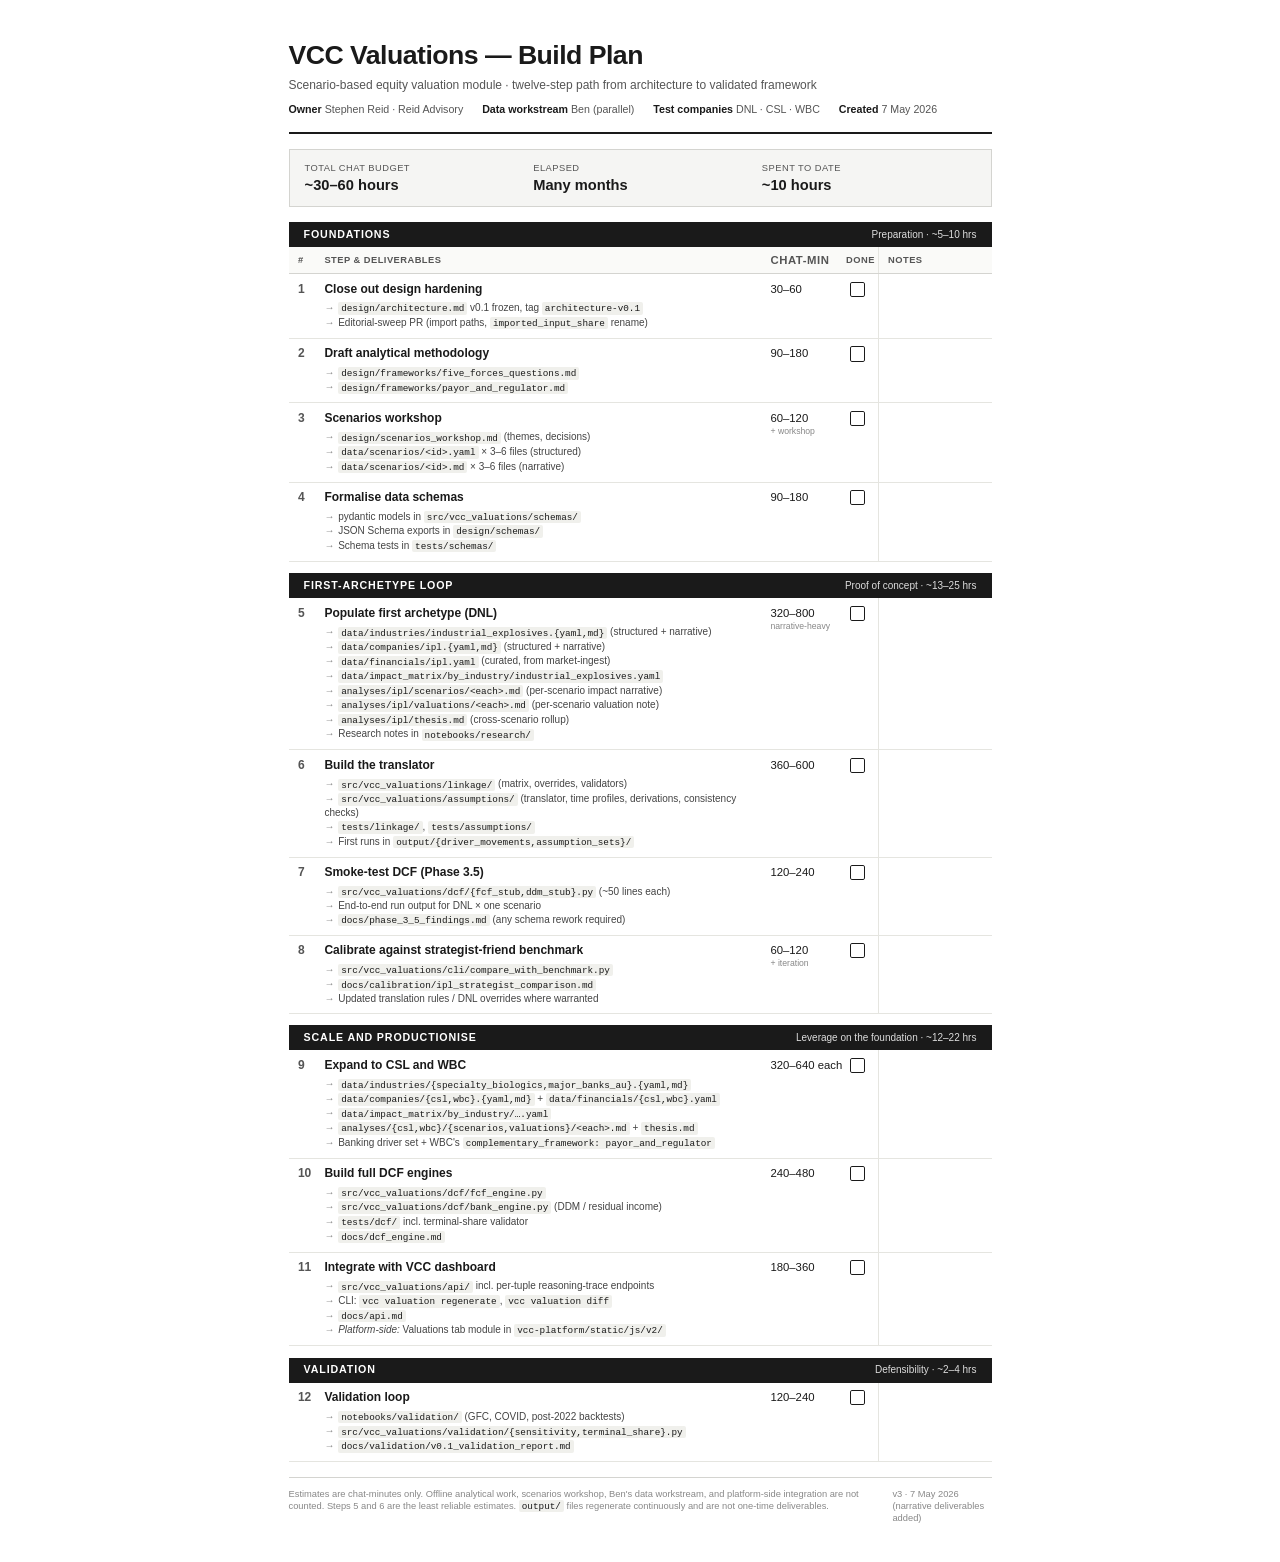
<file: design/build_plan.html>
<!DOCTYPE html>
<html lang="en">
<head>
<meta charset="utf-8">
<title>VCC Valuations — Build Plan</title>
<style>
  @page {
    size: A4 portrait;
    margin: 10mm 12mm;
  }
  * { box-sizing: border-box; }
  html, body { margin: 0; padding: 0; }
  body {
    font-family: -apple-system, BlinkMacSystemFont, "Segoe UI", Roboto, "Helvetica Neue", Arial, sans-serif;
    color: #1a1a1a;
    line-height: 1.3;
    font-size: 9pt;
    background: white;
  }
  .container { padding: 10mm 12mm; max-width: 210mm; margin: 0 auto; }
  @media print { .container { padding: 0; } }
  header {
    border-bottom: 2pt solid #1a1a1a;
    padding-bottom: 4mm;
    margin-bottom: 4mm;
  }
  h1 {
    font-size: 20pt;
    margin: 0 0 1.5mm 0;
    letter-spacing: -0.02em;
  }
  .subtitle {
    font-size: 9pt;
    color: #555;
    margin: 0;
  }
  .meta {
    margin-top: 2.5mm;
    font-size: 8pt;
    color: #555;
    display: flex;
    gap: 5mm;
    flex-wrap: wrap;
  }
  .meta strong { color: #1a1a1a; }
  .totals {
    background: #f5f5f3;
    border: 1pt solid #d4d4d0;
    padding: 3mm 4mm;
    margin-bottom: 4mm;
  }
  .totals-grid {
    display: grid;
    grid-template-columns: 1fr 1fr 1fr;
    gap: 4mm;
  }
  .totals-cell .label {
    font-size: 7pt;
    color: #555;
    text-transform: uppercase;
    letter-spacing: 0.05em;
    margin-bottom: 0.5mm;
  }
  .totals-cell .value {
    font-size: 11pt;
    font-weight: 600;
  }
  .phase-row {
    background: #1a1a1a;
    color: white;
    padding: 1.5mm 4mm;
    font-size: 8pt;
    font-weight: 600;
    text-transform: uppercase;
    letter-spacing: 0.08em;
    margin-top: 3mm;
    margin-bottom: 0;
    display: flex;
    justify-content: space-between;
    align-items: baseline;
  }
  .phase-row .phase-summary {
    font-weight: 400;
    text-transform: none;
    letter-spacing: 0;
    font-size: 7.5pt;
    opacity: 0.85;
  }
  table {
    width: 100%;
    border-collapse: collapse;
    margin-bottom: 0;
    table-layout: fixed;
  }
  thead th {
    text-align: left;
    font-size: 7pt;
    font-weight: 600;
    color: #555;
    text-transform: uppercase;
    letter-spacing: 0.05em;
    padding: 1.5mm 2.5mm;
    border-bottom: 1pt solid #d4d4d0;
    background: #fafaf8;
  }
  tbody td {
    padding: 2mm 2.5mm;
    border-bottom: 0.5pt solid #e5e5e0;
    vertical-align: top;
    font-size: 9pt;
  }
  .col-num { width: 7mm; font-weight: 600; color: #555; }
  .col-step .step-name { font-weight: 600; margin-bottom: 1mm; font-size: 9pt; }
  .col-step .deliverables {
    font-size: 7.5pt;
    color: #444;
    line-height: 1.35;
  }
  .col-step .deliverables .arrow {
    color: #888;
    margin-right: 1mm;
  }
  code {
    font-family: "SF Mono", Menlo, Consolas, "Liberation Mono", monospace;
    font-size: 7pt;
    background: #f0f0ec;
    padding: 0.2mm 0.8mm;
    border-radius: 0.5mm;
    color: #1a1a1a;
  }
  .col-time {
    width: 20mm;
    white-space: nowrap;
    font-variant-numeric: tabular-nums;
    font-size: 8.5pt;
  }
  .col-time .time-tail { font-size: 6.5pt; color: #888; display: block; }
  .col-done { width: 11mm; text-align: center; }
  .checkbox {
    display: inline-block;
    width: 4mm;
    height: 4mm;
    border: 1pt solid #1a1a1a;
    border-radius: 0.5mm;
    background: white;
  }
  .col-notes { width: 30mm; border-left: 0.5pt solid #e5e5e0; }
  footer {
    margin-top: 4mm;
    padding-top: 2.5mm;
    border-top: 1pt solid #d4d4d0;
    font-size: 7pt;
    color: #888;
    display: flex;
    justify-content: space-between;
    gap: 8mm;
  }
</style>
</head>
<body>
<div class="container">

<header>
  <h1>VCC Valuations &mdash; Build Plan</h1>
  <p class="subtitle">Scenario-based equity valuation module &middot; twelve-step path from architecture to validated framework</p>
  <div class="meta">
    <span><strong>Owner</strong> Stephen Reid &middot; Reid Advisory</span>
    <span><strong>Data workstream</strong> Ben (parallel)</span>
    <span><strong>Test companies</strong> DNL &middot; CSL &middot; WBC</span>
    <span><strong>Created</strong> 7 May 2026</span>
  </div>
</header>

<div class="totals">
  <div class="totals-grid">
    <div class="totals-cell">
      <div class="label">Total chat budget</div>
      <div class="value">~30&ndash;60 hours</div>
    </div>
    <div class="totals-cell">
      <div class="label">Elapsed</div>
      <div class="value">Many months</div>
    </div>
    <div class="totals-cell">
      <div class="label">Spent to date</div>
      <div class="value">~10 hours</div>
    </div>
  </div>
</div>

<div class="phase-row"><span>Foundations</span><span class="phase-summary">Preparation &middot; ~5&ndash;10 hrs</span></div>
<table>
  <thead>
    <tr>
      <th class="col-num">#</th>
      <th class="col-step">Step &amp; deliverables</th>
      <th class="col-time">Chat-min</th>
      <th class="col-done">Done</th>
      <th class="col-notes">Notes</th>
    </tr>
  </thead>
  <tbody>
    <tr>
      <td class="col-num">1</td>
      <td class="col-step">
        <div class="step-name">Close out design hardening</div>
        <div class="deliverables">
          <span class="arrow">&rarr;</span><code>design/architecture.md</code> v0.1 frozen, tag <code>architecture-v0.1</code><br>
          <span class="arrow">&rarr;</span>Editorial-sweep PR (import paths, <code>imported_input_share</code> rename)
        </div>
      </td>
      <td class="col-time">30&ndash;60</td>
      <td class="col-done"><span class="checkbox"></span></td>
      <td class="col-notes"></td>
    </tr>
    <tr>
      <td class="col-num">2</td>
      <td class="col-step">
        <div class="step-name">Draft analytical methodology</div>
        <div class="deliverables">
          <span class="arrow">&rarr;</span><code>design/frameworks/five_forces_questions.md</code><br>
          <span class="arrow">&rarr;</span><code>design/frameworks/payor_and_regulator.md</code>
        </div>
      </td>
      <td class="col-time">90&ndash;180</td>
      <td class="col-done"><span class="checkbox"></span></td>
      <td class="col-notes"></td>
    </tr>
    <tr>
      <td class="col-num">3</td>
      <td class="col-step">
        <div class="step-name">Scenarios workshop</div>
        <div class="deliverables">
          <span class="arrow">&rarr;</span><code>design/scenarios_workshop.md</code> (themes, decisions)<br>
          <span class="arrow">&rarr;</span><code>data/scenarios/&lt;id&gt;.yaml</code> &times; 3&ndash;6 files (structured)<br>
          <span class="arrow">&rarr;</span><code>data/scenarios/&lt;id&gt;.md</code> &times; 3&ndash;6 files (narrative)
        </div>
      </td>
      <td class="col-time">60&ndash;120<span class="time-tail">+ workshop</span></td>
      <td class="col-done"><span class="checkbox"></span></td>
      <td class="col-notes"></td>
    </tr>
    <tr>
      <td class="col-num">4</td>
      <td class="col-step">
        <div class="step-name">Formalise data schemas</div>
        <div class="deliverables">
          <span class="arrow">&rarr;</span>pydantic models in <code>src/vcc_valuations/schemas/</code><br>
          <span class="arrow">&rarr;</span>JSON Schema exports in <code>design/schemas/</code><br>
          <span class="arrow">&rarr;</span>Schema tests in <code>tests/schemas/</code>
        </div>
      </td>
      <td class="col-time">90&ndash;180</td>
      <td class="col-done"><span class="checkbox"></span></td>
      <td class="col-notes"></td>
    </tr>
  </tbody>
</table>

<div class="phase-row"><span>First-archetype loop</span><span class="phase-summary">Proof of concept &middot; ~13&ndash;25 hrs</span></div>
<table>
  <tbody>
    <tr>
      <td class="col-num">5</td>
      <td class="col-step">
        <div class="step-name">Populate first archetype (DNL)</div>
        <div class="deliverables">
          <span class="arrow">&rarr;</span><code>data/industries/industrial_explosives.{yaml,md}</code> (structured + narrative)<br>
          <span class="arrow">&rarr;</span><code>data/companies/ipl.{yaml,md}</code> (structured + narrative)<br>
          <span class="arrow">&rarr;</span><code>data/financials/ipl.yaml</code> (curated, from market-ingest)<br>
          <span class="arrow">&rarr;</span><code>data/impact_matrix/by_industry/industrial_explosives.yaml</code><br>
          <span class="arrow">&rarr;</span><code>analyses/ipl/scenarios/&lt;each&gt;.md</code> (per-scenario impact narrative)<br>
          <span class="arrow">&rarr;</span><code>analyses/ipl/valuations/&lt;each&gt;.md</code> (per-scenario valuation note)<br>
          <span class="arrow">&rarr;</span><code>analyses/ipl/thesis.md</code> (cross-scenario rollup)<br>
          <span class="arrow">&rarr;</span>Research notes in <code>notebooks/research/</code>
        </div>
      </td>
      <td class="col-time">320&ndash;800<span class="time-tail">narrative-heavy</span></td>
      <td class="col-done"><span class="checkbox"></span></td>
      <td class="col-notes"></td>
    </tr>
    <tr>
      <td class="col-num">6</td>
      <td class="col-step">
        <div class="step-name">Build the translator</div>
        <div class="deliverables">
          <span class="arrow">&rarr;</span><code>src/vcc_valuations/linkage/</code> (matrix, overrides, validators)<br>
          <span class="arrow">&rarr;</span><code>src/vcc_valuations/assumptions/</code> (translator, time profiles, derivations, consistency checks)<br>
          <span class="arrow">&rarr;</span><code>tests/linkage/</code>, <code>tests/assumptions/</code><br>
          <span class="arrow">&rarr;</span>First runs in <code>output/{driver_movements,assumption_sets}/</code>
        </div>
      </td>
      <td class="col-time">360&ndash;600</td>
      <td class="col-done"><span class="checkbox"></span></td>
      <td class="col-notes"></td>
    </tr>
    <tr>
      <td class="col-num">7</td>
      <td class="col-step">
        <div class="step-name">Smoke-test DCF (Phase 3.5)</div>
        <div class="deliverables">
          <span class="arrow">&rarr;</span><code>src/vcc_valuations/dcf/{fcf_stub,ddm_stub}.py</code> (~50 lines each)<br>
          <span class="arrow">&rarr;</span>End-to-end run output for DNL &times; one scenario<br>
          <span class="arrow">&rarr;</span><code>docs/phase_3_5_findings.md</code> (any schema rework required)
        </div>
      </td>
      <td class="col-time">120&ndash;240</td>
      <td class="col-done"><span class="checkbox"></span></td>
      <td class="col-notes"></td>
    </tr>
    <tr>
      <td class="col-num">8</td>
      <td class="col-step">
        <div class="step-name">Calibrate against strategist-friend benchmark</div>
        <div class="deliverables">
          <span class="arrow">&rarr;</span><code>src/vcc_valuations/cli/compare_with_benchmark.py</code><br>
          <span class="arrow">&rarr;</span><code>docs/calibration/ipl_strategist_comparison.md</code><br>
          <span class="arrow">&rarr;</span>Updated translation rules / DNL overrides where warranted
        </div>
      </td>
      <td class="col-time">60&ndash;120<span class="time-tail">+ iteration</span></td>
      <td class="col-done"><span class="checkbox"></span></td>
      <td class="col-notes"></td>
    </tr>
  </tbody>
</table>

<div class="phase-row"><span>Scale and productionise</span><span class="phase-summary">Leverage on the foundation &middot; ~12&ndash;22 hrs</span></div>
<table>
  <tbody>
    <tr>
      <td class="col-num">9</td>
      <td class="col-step">
        <div class="step-name">Expand to CSL and WBC</div>
        <div class="deliverables">
          <span class="arrow">&rarr;</span><code>data/industries/{specialty_biologics,major_banks_au}.{yaml,md}</code><br>
          <span class="arrow">&rarr;</span><code>data/companies/{csl,wbc}.{yaml,md}</code> + <code>data/financials/{csl,wbc}.yaml</code><br>
          <span class="arrow">&rarr;</span><code>data/impact_matrix/by_industry/&hellip;.yaml</code><br>
          <span class="arrow">&rarr;</span><code>analyses/{csl,wbc}/{scenarios,valuations}/&lt;each&gt;.md</code> + <code>thesis.md</code><br>
          <span class="arrow">&rarr;</span>Banking driver set + WBC's <code>complementary_framework: payor_and_regulator</code>
        </div>
      </td>
      <td class="col-time">320&ndash;640 each</td>
      <td class="col-done"><span class="checkbox"></span></td>
      <td class="col-notes"></td>
    </tr>
    <tr>
      <td class="col-num">10</td>
      <td class="col-step">
        <div class="step-name">Build full DCF engines</div>
        <div class="deliverables">
          <span class="arrow">&rarr;</span><code>src/vcc_valuations/dcf/fcf_engine.py</code><br>
          <span class="arrow">&rarr;</span><code>src/vcc_valuations/dcf/bank_engine.py</code> (DDM / residual income)<br>
          <span class="arrow">&rarr;</span><code>tests/dcf/</code> incl. terminal-share validator<br>
          <span class="arrow">&rarr;</span><code>docs/dcf_engine.md</code>
        </div>
      </td>
      <td class="col-time">240&ndash;480</td>
      <td class="col-done"><span class="checkbox"></span></td>
      <td class="col-notes"></td>
    </tr>
    <tr>
      <td class="col-num">11</td>
      <td class="col-step">
        <div class="step-name">Integrate with VCC dashboard</div>
        <div class="deliverables">
          <span class="arrow">&rarr;</span><code>src/vcc_valuations/api/</code> incl. per-tuple reasoning-trace endpoints<br>
          <span class="arrow">&rarr;</span>CLI: <code>vcc valuation regenerate</code>, <code>vcc valuation diff</code><br>
          <span class="arrow">&rarr;</span><code>docs/api.md</code><br>
          <span class="arrow">&rarr;</span><em>Platform-side:</em> Valuations tab module in <code>vcc-platform/static/js/v2/</code>
        </div>
      </td>
      <td class="col-time">180&ndash;360</td>
      <td class="col-done"><span class="checkbox"></span></td>
      <td class="col-notes"></td>
    </tr>
  </tbody>
</table>

<div class="phase-row"><span>Validation</span><span class="phase-summary">Defensibility &middot; ~2&ndash;4 hrs</span></div>
<table>
  <tbody>
    <tr>
      <td class="col-num">12</td>
      <td class="col-step">
        <div class="step-name">Validation loop</div>
        <div class="deliverables">
          <span class="arrow">&rarr;</span><code>notebooks/validation/</code> (GFC, COVID, post-2022 backtests)<br>
          <span class="arrow">&rarr;</span><code>src/vcc_valuations/validation/{sensitivity,terminal_share}.py</code><br>
          <span class="arrow">&rarr;</span><code>docs/validation/v0.1_validation_report.md</code>
        </div>
      </td>
      <td class="col-time">120&ndash;240</td>
      <td class="col-done"><span class="checkbox"></span></td>
      <td class="col-notes"></td>
    </tr>
  </tbody>
</table>

<footer>
  <span>Estimates are chat-minutes only. Offline analytical work, scenarios workshop, Ben's data workstream, and platform-side integration are not counted. Steps 5 and 6 are the least reliable estimates. <code>output/</code> files regenerate continuously and are not one-time deliverables.</span>
  <span>v3 &middot; 7 May 2026 (narrative deliverables added)</span>
</footer>

</div>
</body>
</html>
</file>
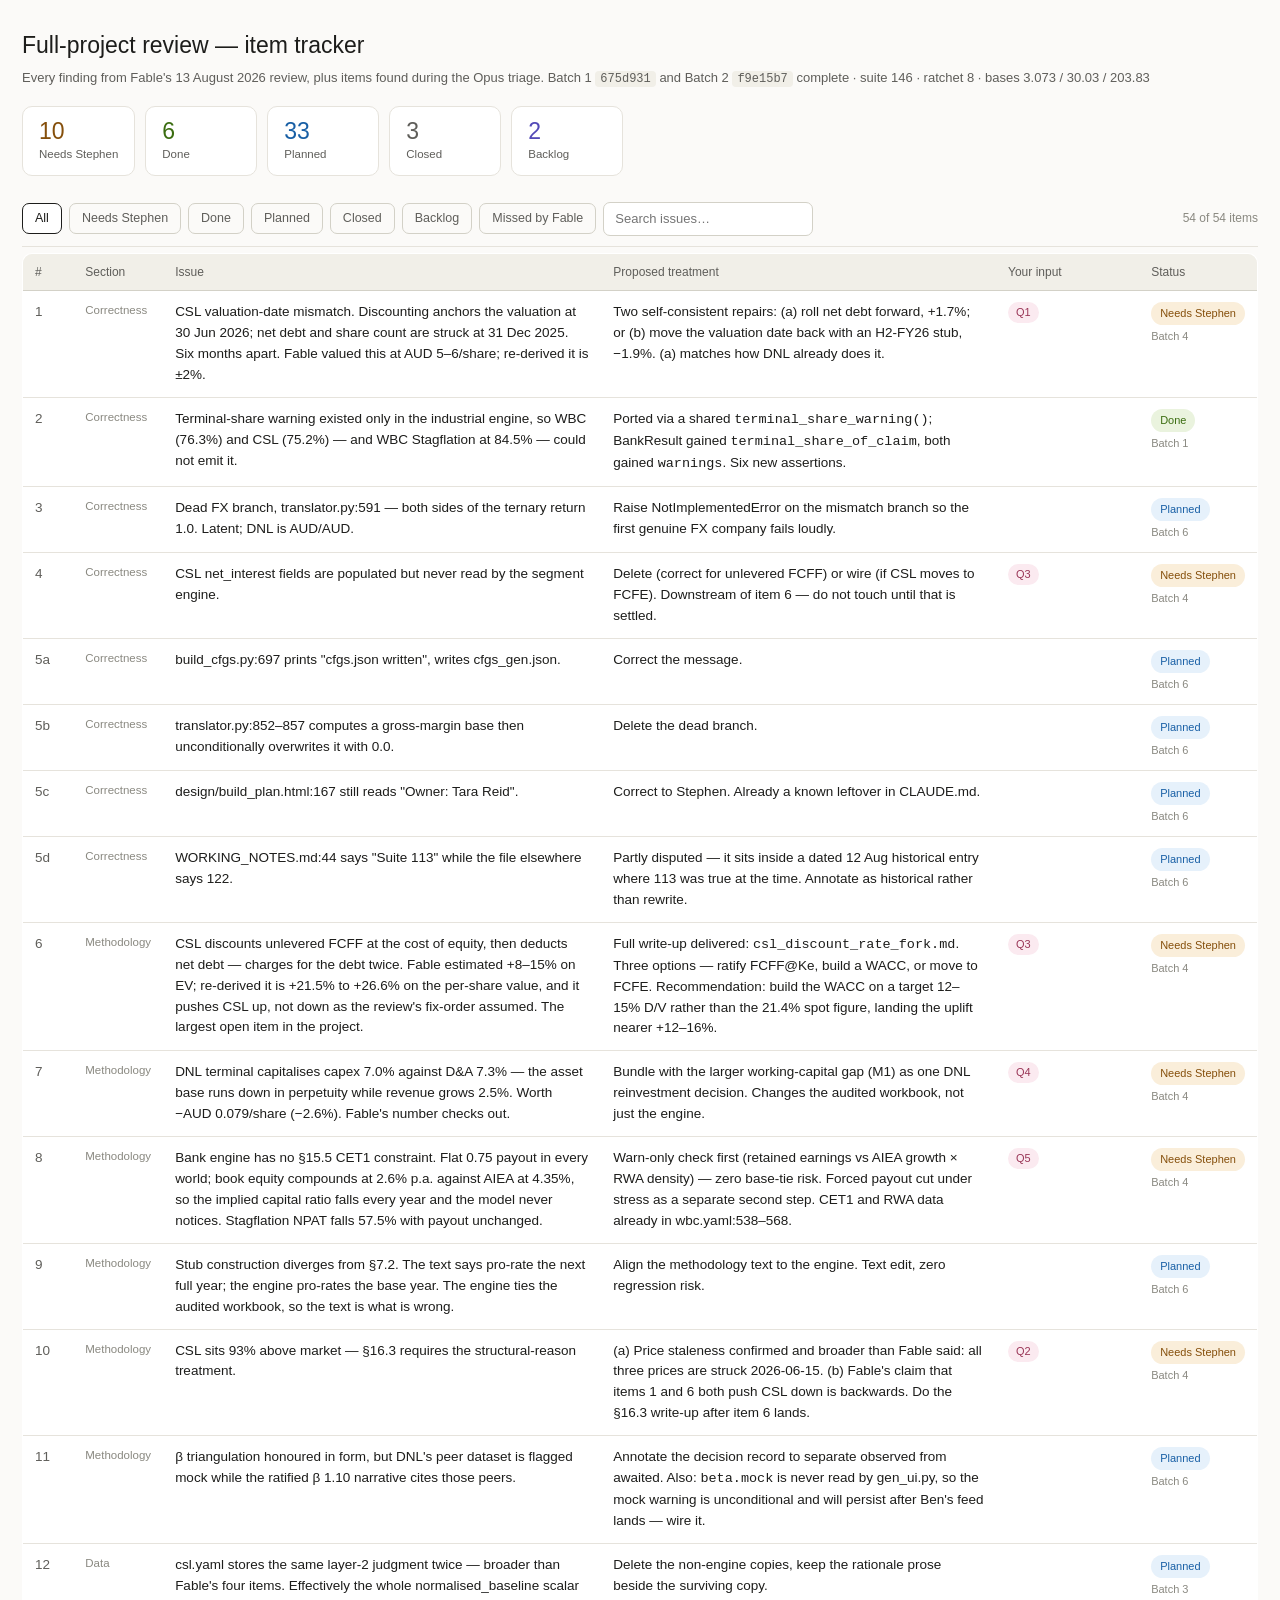
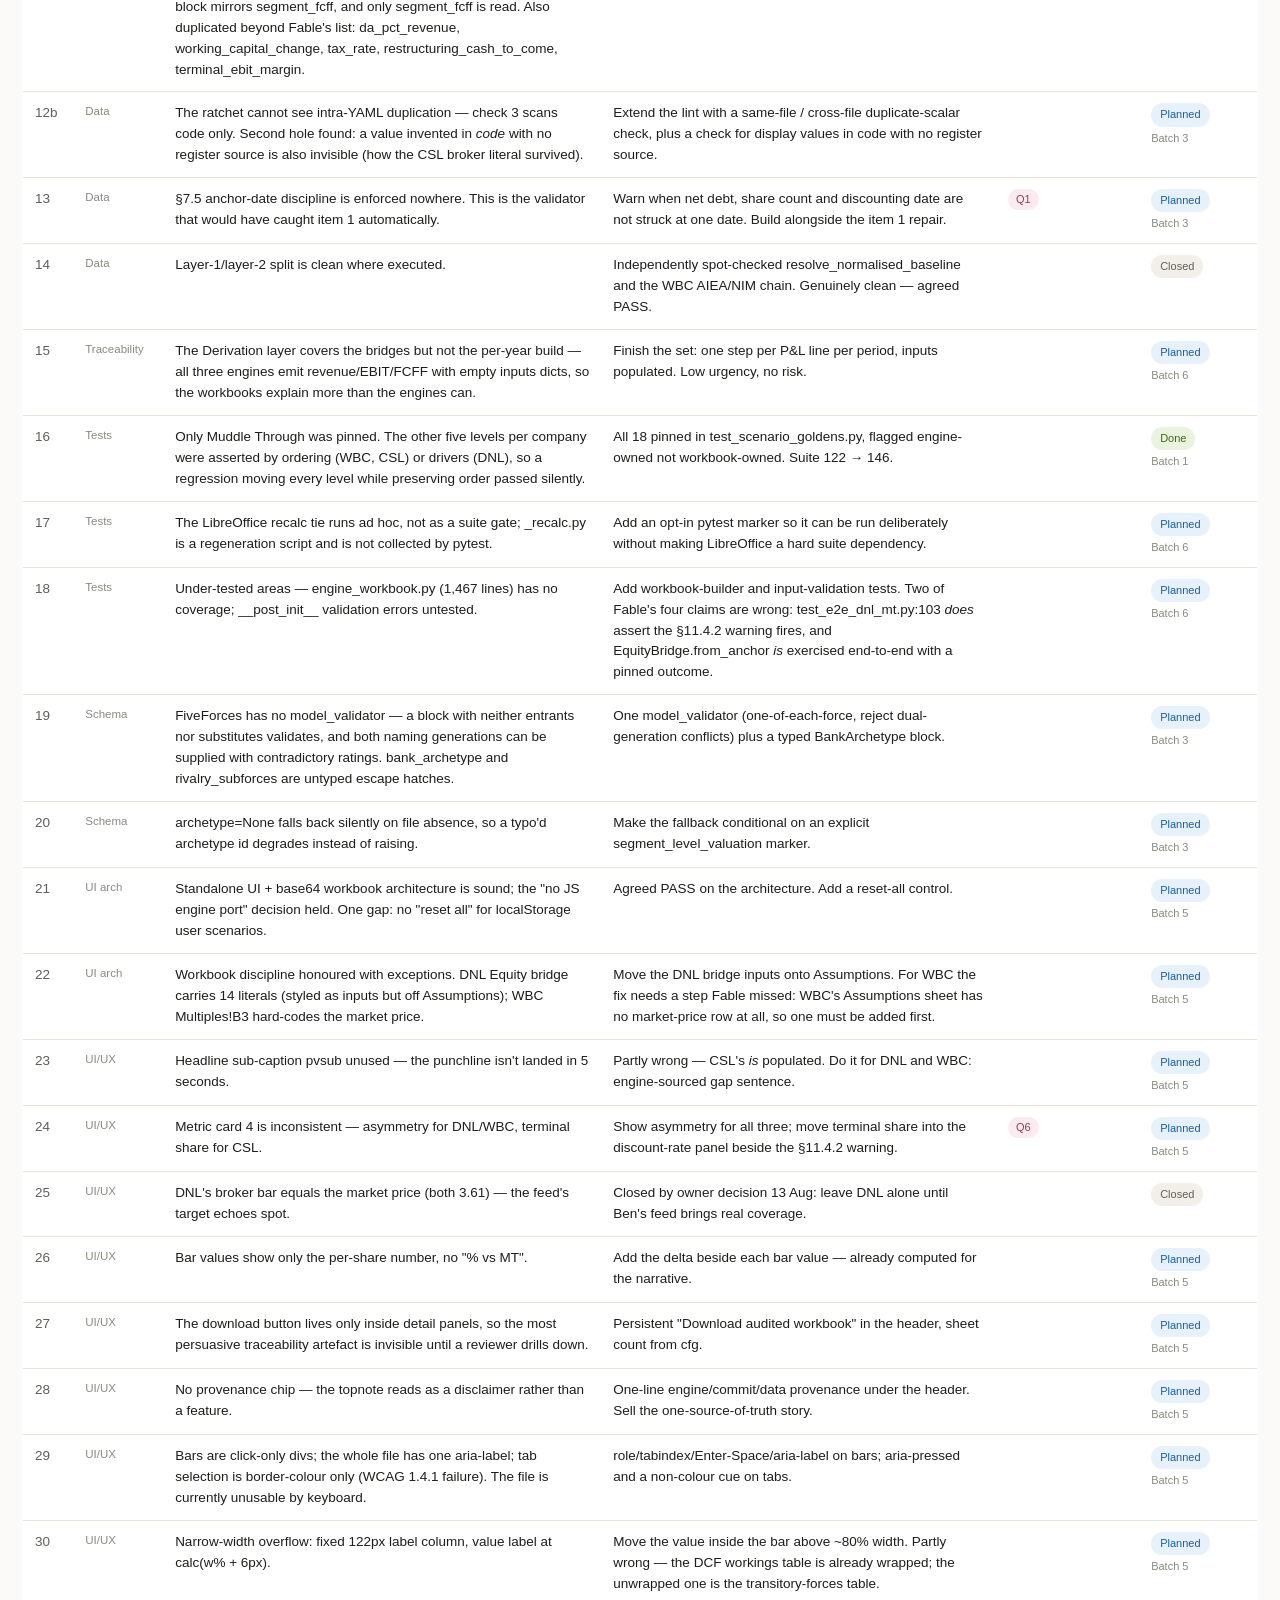
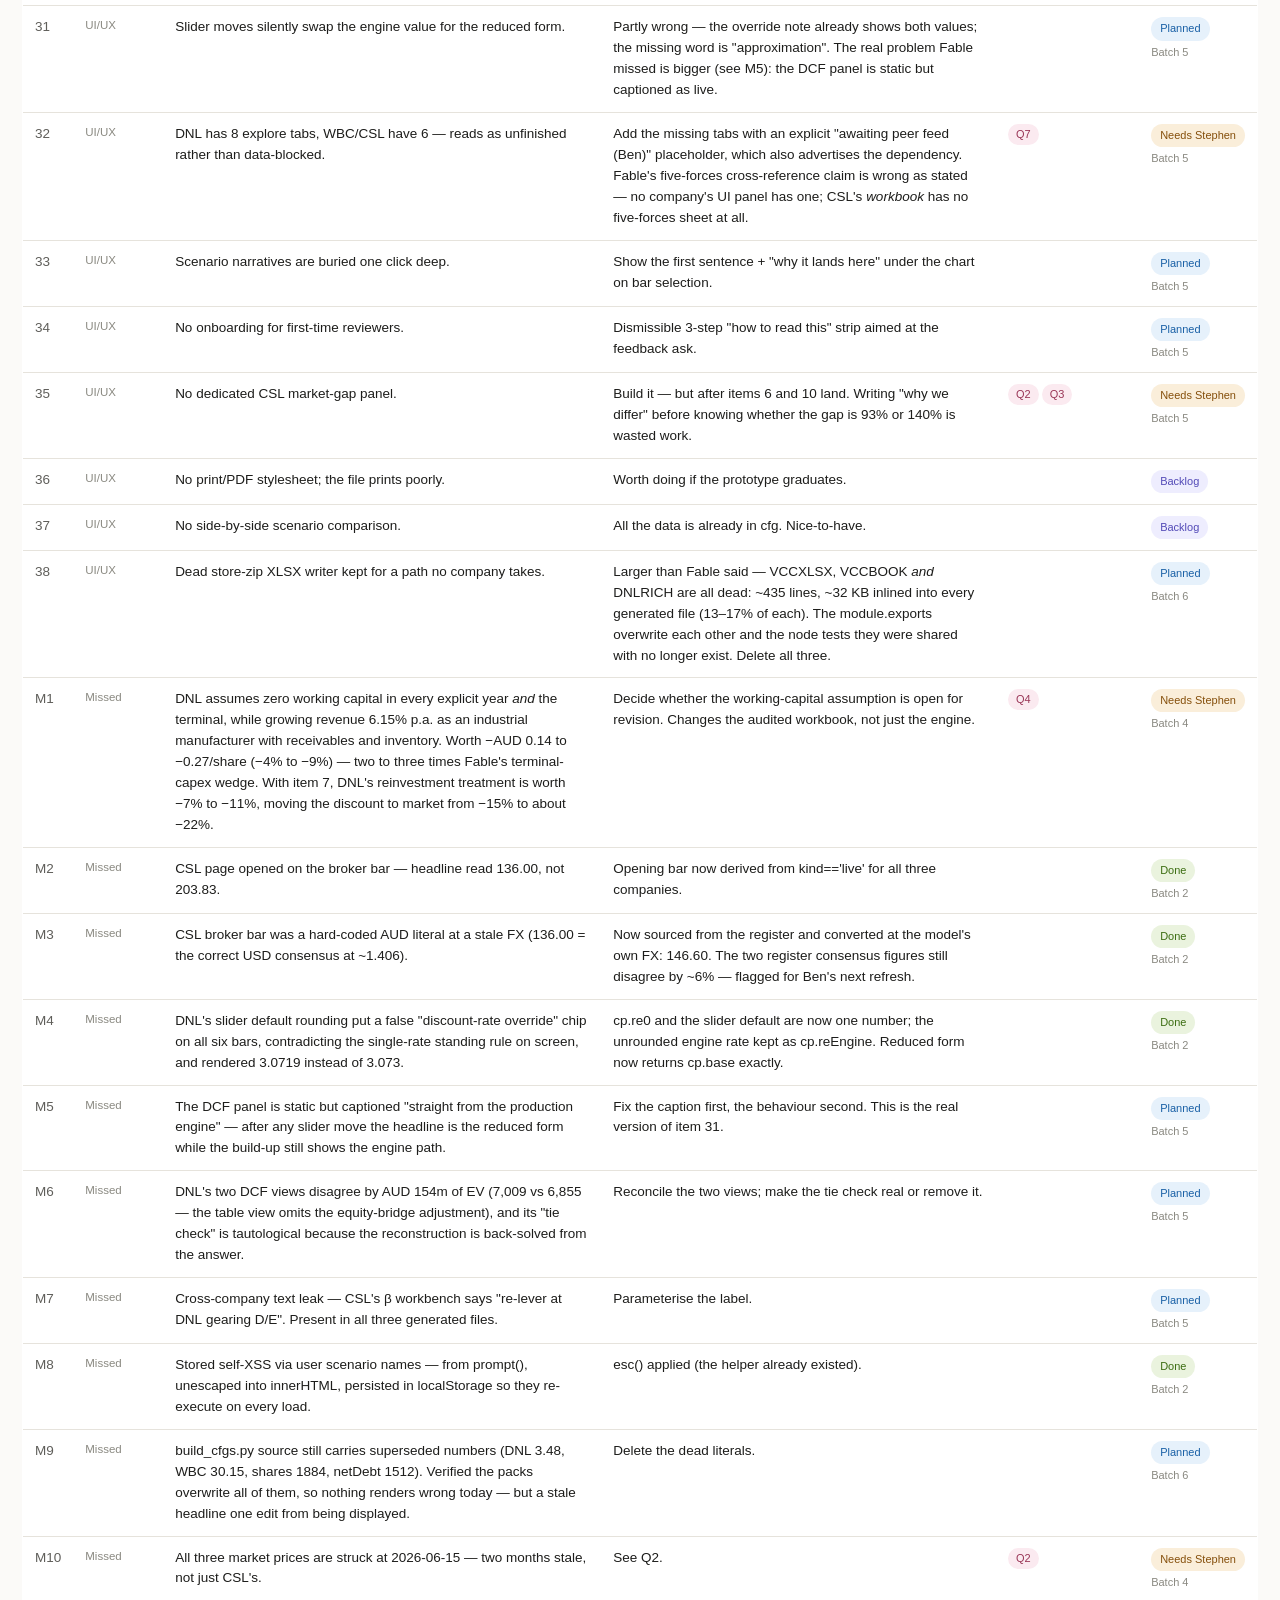
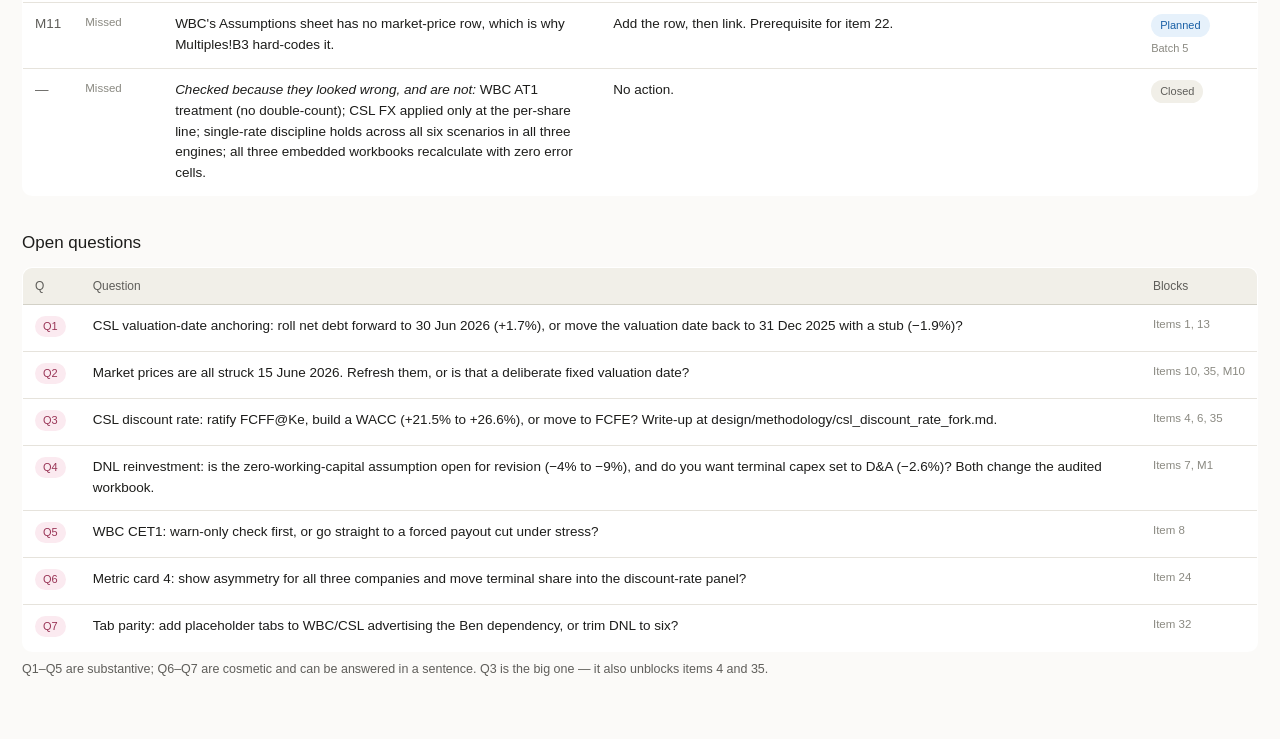
<file: design/reviews/review_tracker_2026-08-13.html>
<!DOCTYPE html>
<html lang="en-AU">
<head>
<meta charset="utf-8">
<meta name="viewport" content="width=device-width, initial-scale=1">
<title>VCC — full-project review tracker (13 Aug 2026)</title>
<style>
:root{
  --bg:#fbfaf8; --card:#fff; --text:#1d1d1b; --text2:#5f5e5a; --text3:#8a8981;
  --bd:#e6e3dc; --bd2:#d3d1c7;
  --done-bg:#eaf3de; --done-tx:#3b6d11;
  --plan-bg:#e6f1fb; --plan-tx:#185fa5;
  --need-bg:#faeeda; --need-tx:#854f0b;
  --closed-bg:#f1efe8; --closed-tx:#5f5e5a;
  --back-bg:#eeedfe; --back-tx:#534ab7;
  --q-bg:#fbeaf0; --q-tx:#993556;
}
@media (prefers-color-scheme: dark){
:root{
  --bg:#191917; --card:#232320; --text:#f0efe9; --text2:#a9a89f; --text3:#84837c;
  --bd:#35342f; --bd2:#45443d;
  --done-bg:#27500a; --done-tx:#c0dd97;
  --plan-bg:#0c447c; --plan-tx:#b5d4f4;
  --need-bg:#633806; --need-tx:#fac775;
  --closed-bg:#38372f; --closed-tx:#c9c7bd;
  --back-bg:#3c3489; --back-tx:#cecbf6;
  --q-bg:#72243e; --q-tx:#f4c0d1;
}}
*{box-sizing:border-box}
body{margin:0; padding:28px 22px 60px; background:var(--bg); color:var(--text);
  font:15px/1.55 -apple-system,BlinkMacSystemFont,"Segoe UI",Roboto,Helvetica,Arial,sans-serif;}
.wrap{max-width:1500px; margin:0 auto;}
h1{font-size:23px; font-weight:500; margin:0 0 4px;}
h2{font-size:17px; font-weight:500; margin:34px 0 10px;}
.sub{color:var(--text2); font-size:13px; margin:0 0 18px;}
.sub code{background:var(--closed-bg); padding:1px 5px; border-radius:4px; font-size:12px;}
.bar{display:flex; flex-wrap:wrap; gap:7px; align-items:center; margin:16px 0 6px;
  position:sticky; top:0; background:var(--bg); padding:10px 0; z-index:5; border-bottom:0.5px solid var(--bd);}
button{font:inherit; font-size:12.5px; padding:5px 12px; border-radius:7px; cursor:pointer;
  border:0.5px solid var(--bd2); background:transparent; color:var(--text2);}
button:hover{background:var(--card);}
button[aria-pressed="true"]{border-color:var(--text); color:var(--text); font-weight:500; background:var(--card);}
input[type=search]{font:inherit; font-size:13px; padding:6px 11px; border-radius:7px;
  border:0.5px solid var(--bd2); background:var(--card); color:var(--text); min-width:210px;}
table{width:100%; border-collapse:collapse; background:var(--card);
  border:0.5px solid var(--bd); border-radius:10px; overflow:hidden; margin-bottom:8px;}
thead th{background:var(--closed-bg); font-size:12px; font-weight:500; color:var(--text2);
  text-align:left; padding:9px 12px; border-bottom:0.5px solid var(--bd2); white-space:nowrap;}
td{padding:11px 12px; border-bottom:0.5px solid var(--bd); font-size:13.5px; vertical-align:top;}
tbody tr:last-child td{border-bottom:none;}
tbody tr:hover{background:var(--bg);}
td.id{font-weight:500; white-space:nowrap; width:52px; color:var(--text2);}
td.issue{width:37%;} td.treat{width:33%;} td.inp{width:12%;} td.st{width:118px;}
td.sec{font-size:11.5px; color:var(--text3); white-space:nowrap; width:96px;}
b{font-weight:500;}
.pill{display:inline-block; font-size:11px; font-weight:500; padding:3px 9px; border-radius:20px; white-space:nowrap;}
.s-DONE{background:var(--done-bg); color:var(--done-tx);}
.s-PLANNED{background:var(--plan-bg); color:var(--plan-tx);}
.s-NEEDS{background:var(--need-bg); color:var(--need-tx);}
.s-CLOSED{background:var(--closed-bg); color:var(--closed-tx);}
.s-BACKLOG{background:var(--back-bg); color:var(--back-tx);}
.q{display:inline-block; background:var(--q-bg); color:var(--q-tx); font-size:11px; font-weight:500;
  padding:2px 8px; border-radius:20px; margin:0 3px 3px 0; white-space:nowrap;}
.batch{font-size:11px; color:var(--text3); display:block; margin-top:3px;}
.tally{display:flex; flex-wrap:wrap; gap:10px; margin:8px 0 0;}
.tcard{background:var(--card); border:0.5px solid var(--bd); border-radius:10px; padding:11px 16px; min-width:112px;}
.tcard .n{font-size:23px; font-weight:500; line-height:1.2;}
.tcard .l{font-size:11.5px; color:var(--text2);}
.note{font-size:12.5px; color:var(--text2); margin:6px 0 0;}
#count{font-size:12px; color:var(--text3); margin-left:auto;}
</style>
</head>
<body>
<div class="wrap">

<h1>Full-project review — item tracker</h1>
<p class="sub">Every finding from Fable's 13 August 2026 review, plus items found during the Opus triage.
Batch 1 <code>675d931</code> and Batch 2 <code>f9e15b7</code> complete · suite 146 · ratchet 8 · bases 3.073 / 30.03 / 203.83</p>

<div class="tally" id="tally"></div>

<div class="bar" id="bar">
  <button data-f="all" aria-pressed="true">All</button>
  <button data-f="NEEDS" aria-pressed="false">Needs Stephen</button>
  <button data-f="DONE" aria-pressed="false">Done</button>
  <button data-f="PLANNED" aria-pressed="false">Planned</button>
  <button data-f="CLOSED" aria-pressed="false">Closed</button>
  <button data-f="BACKLOG" aria-pressed="false">Backlog</button>
  <button data-f="missed" aria-pressed="false">Missed by Fable</button>
  <input type="search" id="q" placeholder="Search issues…" aria-label="Search issues">
  <span id="count"></span>
</div>

<table>
  <thead><tr>
    <th>#</th><th>Section</th><th>Issue</th><th>Proposed treatment</th><th>Your input</th><th>Status</th>
  </tr></thead>
  <tbody id="rows"></tbody>
</table>

<h2>Open questions</h2>
<table>
  <thead><tr><th>Q</th><th>Question</th><th>Blocks</th></tr></thead>
  <tbody id="qrows"></tbody>
</table>

<p class="note">Q1–Q5 are substantive; Q6–Q7 are cosmetic and can be answered in a sentence.
Q3 is the big one — it also unblocks items 4 and 35.</p>

</div>

<script>
var D=[
["1","Correctness","<b>CSL valuation-date mismatch.</b> Discounting anchors the valuation at 30 Jun 2026; net debt and share count are struck at 31 Dec 2025. Six months apart. Fable valued this at AUD 5–6/share; re-derived it is ±2%.","Two self-consistent repairs: (a) roll net debt forward, <b>+1.7%</b>; or (b) move the valuation date back with an H2-FY26 stub, <b>−1.9%</b>. (a) matches how DNL already does it.","Q1","NEEDS","Batch 4"],
["2","Correctness","<b>Terminal-share warning existed only in the industrial engine</b>, so WBC (76.3%) and CSL (75.2%) — and WBC Stagflation at 84.5% — could not emit it.","Ported via a shared <code>terminal_share_warning()</code>; BankResult gained <code>terminal_share_of_claim</code>, both gained <code>warnings</code>. Six new assertions.","","DONE","Batch 1"],
["3","Correctness","<b>Dead FX branch</b>, translator.py:591 — both sides of the ternary return 1.0. Latent; DNL is AUD/AUD.","Raise NotImplementedError on the mismatch branch so the first genuine FX company fails loudly.","","PLANNED","Batch 6"],
["4","Correctness","<b>CSL net_interest fields are populated but never read</b> by the segment engine.","Delete (correct for unlevered FCFF) or wire (if CSL moves to FCFE). Downstream of item 6 — do not touch until that is settled.","Q3","NEEDS","Batch 4"],
["5a","Correctness","build_cfgs.py:697 prints \"cfgs.json written\", writes cfgs_gen.json.","Correct the message.","","PLANNED","Batch 6"],
["5b","Correctness","translator.py:852–857 computes a gross-margin base then unconditionally overwrites it with 0.0.","Delete the dead branch.","","PLANNED","Batch 6"],
["5c","Correctness","design/build_plan.html:167 still reads \"Owner: Tara Reid\".","Correct to Stephen. Already a known leftover in CLAUDE.md.","","PLANNED","Batch 6"],
["5d","Correctness","WORKING_NOTES.md:44 says \"Suite 113\" while the file elsewhere says 122.","<b>Partly disputed</b> — it sits inside a dated 12 Aug historical entry where 113 was true at the time. Annotate as historical rather than rewrite.","","PLANNED","Batch 6"],

["6","Methodology","<b>CSL discounts unlevered FCFF at the cost of equity, then deducts net debt</b> — charges for the debt twice. Fable estimated +8–15% on EV; re-derived it is <b>+21.5% to +26.6%</b> on the per-share value, and it pushes CSL <b>up</b>, not down as the review's fix-order assumed. The largest open item in the project.","Full write-up delivered: <code>csl_discount_rate_fork.md</code>. Three options — ratify FCFF@Ke, build a WACC, or move to FCFE. Recommendation: build the WACC on a <b>target</b> 12–15% D/V rather than the 21.4% spot figure, landing the uplift nearer +12–16%.","Q3","NEEDS","Batch 4"],
["7","Methodology","<b>DNL terminal capitalises capex 7.0% against D&amp;A 7.3%</b> — the asset base runs down in perpetuity while revenue grows 2.5%. Worth <b>−AUD 0.079/share (−2.6%)</b>. Fable's number checks out.","Bundle with the larger working-capital gap (M1) as one DNL reinvestment decision. Changes the audited workbook, not just the engine.","Q4","NEEDS","Batch 4"],
["8","Methodology","<b>Bank engine has no §15.5 CET1 constraint.</b> Flat 0.75 payout in every world; book equity compounds at 2.6% p.a. against AIEA at 4.35%, so the implied capital ratio falls every year and the model never notices. Stagflation NPAT falls 57.5% with payout unchanged.","Warn-only check first (retained earnings vs AIEA growth × RWA density) — zero base-tie risk. Forced payout cut under stress as a separate second step. CET1 and RWA data already in wbc.yaml:538–568.","Q5","NEEDS","Batch 4"],
["9","Methodology","<b>Stub construction diverges from §7.2.</b> The text says pro-rate the next full year; the engine pro-rates the base year. The engine ties the audited workbook, so the text is what is wrong.","Align the methodology text to the engine. Text edit, zero regression risk.","","PLANNED","Batch 6"],
["10","Methodology","<b>CSL sits 93% above market</b> — §16.3 requires the structural-reason treatment.","(a) Price staleness <b>confirmed and broader than Fable said</b>: all three prices are struck 2026-06-15. (b) Fable's claim that items 1 and 6 both push CSL down is <b>backwards</b>. Do the §16.3 write-up after item 6 lands.","Q2","NEEDS","Batch 4"],
["11","Methodology","<b>β triangulation honoured in form, but DNL's peer dataset is flagged mock</b> while the ratified β 1.10 narrative cites those peers.","Annotate the decision record to separate observed from awaited. Also: <code>beta.mock</code> is never read by gen_ui.py, so the mock warning is unconditional and will persist after Ben's feed lands — wire it.","","PLANNED","Batch 6"],

["12","Data","<b>csl.yaml stores the same layer-2 judgment twice</b> — broader than Fable's four items. Effectively the whole normalised_baseline scalar block mirrors segment_fcff, and only segment_fcff is read. Also duplicated beyond Fable's list: da_pct_revenue, working_capital_change, tax_rate, restructuring_cash_to_come, terminal_ebit_margin.","Delete the non-engine copies, keep the rationale prose beside the surviving copy.","","PLANNED","Batch 3"],
["12b","Data","<b>The ratchet cannot see intra-YAML duplication</b> — check 3 scans code only. Second hole found: a value invented in <i>code</i> with no register source is also invisible (how the CSL broker literal survived).","Extend the lint with a same-file / cross-file duplicate-scalar check, plus a check for display values in code with no register source.","","PLANNED","Batch 3"],
["13","Data","<b>§7.5 anchor-date discipline is enforced nowhere.</b> This is the validator that would have caught item 1 automatically.","Warn when net debt, share count and discounting date are not struck at one date. Build alongside the item 1 repair.","Q1","PLANNED","Batch 3"],
["14","Data","Layer-1/layer-2 split is clean where executed.","Independently spot-checked resolve_normalised_baseline and the WBC AIEA/NIM chain. Genuinely clean — agreed PASS.","","CLOSED",""],

["15","Traceability","<b>The Derivation layer covers the bridges but not the per-year build</b> — all three engines emit revenue/EBIT/FCFF with empty inputs dicts, so the workbooks explain more than the engines can.","Finish the set: one step per P&amp;L line per period, inputs populated. Low urgency, no risk.","","PLANNED","Batch 6"],

["16","Tests","<b>Only Muddle Through was pinned.</b> The other five levels per company were asserted by ordering (WBC, CSL) or drivers (DNL), so a regression moving every level while preserving order passed silently.","All 18 pinned in test_scenario_goldens.py, flagged engine-owned not workbook-owned. Suite 122 → 146.","","DONE","Batch 1"],
["17","Tests","<b>The LibreOffice recalc tie runs ad hoc</b>, not as a suite gate; _recalc.py is a regeneration script and is not collected by pytest.","Add an opt-in pytest marker so it can be run deliberately without making LibreOffice a hard suite dependency.","","PLANNED","Batch 6"],
["18","Tests","<b>Under-tested areas</b> — engine_workbook.py (1,467 lines) has no coverage; __post_init__ validation errors untested.","Add workbook-builder and input-validation tests. <b>Two of Fable's four claims are wrong:</b> test_e2e_dnl_mt.py:103 <i>does</i> assert the §11.4.2 warning fires, and EquityBridge.from_anchor <i>is</i> exercised end-to-end with a pinned outcome.","","PLANNED","Batch 6"],

["19","Schema","<b>FiveForces has no model_validator</b> — a block with neither entrants nor substitutes validates, and both naming generations can be supplied with contradictory ratings. bank_archetype and rivalry_subforces are untyped escape hatches.","One model_validator (one-of-each-force, reject dual-generation conflicts) plus a typed BankArchetype block.","","PLANNED","Batch 3"],
["20","Schema","<b>archetype=None falls back silently on file absence</b>, so a typo'd archetype id degrades instead of raising.","Make the fallback conditional on an explicit segment_level_valuation marker.","","PLANNED","Batch 3"],

["21","UI arch","Standalone UI + base64 workbook architecture is sound; the \"no JS engine port\" decision held. One gap: no \"reset all\" for localStorage user scenarios.","Agreed PASS on the architecture. Add a reset-all control.","","PLANNED","Batch 5"],
["22","UI arch","<b>Workbook discipline honoured with exceptions.</b> DNL Equity bridge carries 14 literals (styled as inputs but off Assumptions); WBC Multiples!B3 hard-codes the market price.","Move the DNL bridge inputs onto Assumptions. For WBC the fix needs a step Fable missed: <b>WBC's Assumptions sheet has no market-price row at all</b>, so one must be added first.","","PLANNED","Batch 5"],

["23","UI/UX","Headline sub-caption pvsub unused — the punchline isn't landed in 5 seconds.","<b>Partly wrong</b> — CSL's <i>is</i> populated. Do it for DNL and WBC: engine-sourced gap sentence.","","PLANNED","Batch 5"],
["24","UI/UX","Metric card 4 is inconsistent — asymmetry for DNL/WBC, terminal share for CSL.","Show asymmetry for all three; move terminal share into the discount-rate panel beside the §11.4.2 warning.","Q6","PLANNED","Batch 5"],
["25","UI/UX","DNL's broker bar equals the market price (both 3.61) — the feed's target echoes spot.","<b>Closed by owner decision 13 Aug: leave DNL alone</b> until Ben's feed brings real coverage.","","CLOSED",""],
["26","UI/UX","Bar values show only the per-share number, no \"% vs MT\".","Add the delta beside each bar value — already computed for the narrative.","","PLANNED","Batch 5"],
["27","UI/UX","The download button lives only inside detail panels, so the most persuasive traceability artefact is invisible until a reviewer drills down.","Persistent \"Download audited workbook\" in the header, sheet count from cfg.","","PLANNED","Batch 5"],
["28","UI/UX","No provenance chip — the topnote reads as a disclaimer rather than a feature.","One-line engine/commit/data provenance under the header. Sell the one-source-of-truth story.","","PLANNED","Batch 5"],
["29","UI/UX","<b>Bars are click-only divs; the whole file has one aria-label; tab selection is border-colour only</b> (WCAG 1.4.1 failure). The file is currently unusable by keyboard.","role/tabindex/Enter-Space/aria-label on bars; aria-pressed and a non-colour cue on tabs.","","PLANNED","Batch 5"],
["30","UI/UX","Narrow-width overflow: fixed 122px label column, value label at calc(w% + 6px).","Move the value inside the bar above ~80% width. <b>Partly wrong</b> — the DCF workings table is already wrapped; the unwrapped one is the transitory-forces table.","","PLANNED","Batch 5"],
["31","UI/UX","Slider moves silently swap the engine value for the reduced form.","<b>Partly wrong</b> — the override note already shows both values; the missing word is \"approximation\". The real problem Fable missed is bigger (see M5): the DCF panel is static but captioned as live.","","PLANNED","Batch 5"],
["32","UI/UX","DNL has 8 explore tabs, WBC/CSL have 6 — reads as unfinished rather than data-blocked.","Add the missing tabs with an explicit \"awaiting peer feed (Ben)\" placeholder, which also advertises the dependency. Fable's five-forces cross-reference claim is <b>wrong as stated</b> — no company's UI panel has one; CSL's <i>workbook</i> has no five-forces sheet at all.","Q7","NEEDS","Batch 5"],
["33","UI/UX","Scenario narratives are buried one click deep.","Show the first sentence + \"why it lands here\" under the chart on bar selection.","","PLANNED","Batch 5"],
["34","UI/UX","No onboarding for first-time reviewers.","Dismissible 3-step \"how to read this\" strip aimed at the feedback ask.","","PLANNED","Batch 5"],
["35","UI/UX","No dedicated CSL market-gap panel.","Build it — but <b>after</b> items 6 and 10 land. Writing \"why we differ\" before knowing whether the gap is 93% or 140% is wasted work.","Q2, Q3","NEEDS","Batch 5"],
["36","UI/UX","No print/PDF stylesheet; the file prints poorly.","Worth doing if the prototype graduates.","","BACKLOG",""],
["37","UI/UX","No side-by-side scenario comparison.","All the data is already in cfg. Nice-to-have.","","BACKLOG",""],
["38","UI/UX","Dead store-zip XLSX writer kept for a path no company takes.","<b>Larger than Fable said</b> — VCCXLSX, VCCBOOK <i>and</i> DNLRICH are all dead: ~435 lines, ~32 KB inlined into every generated file (13–17% of each). The module.exports overwrite each other and the node tests they were shared with no longer exist. Delete all three.","","PLANNED","Batch 6"],

["M1","Missed","<b>DNL assumes zero working capital</b> in every explicit year <i>and</i> the terminal, while growing revenue 6.15% p.a. as an industrial manufacturer with receivables and inventory. Worth <b>−AUD 0.14 to −0.27/share (−4% to −9%)</b> — two to three times Fable's terminal-capex wedge. With item 7, DNL's reinvestment treatment is worth −7% to −11%, moving the discount to market from −15% to about −22%.","Decide whether the working-capital assumption is open for revision. Changes the audited workbook, not just the engine.","Q4","NEEDS","Batch 4"],
["M2","Missed","<b>CSL page opened on the broker bar</b> — headline read 136.00, not 203.83.","Opening bar now derived from kind=='live' for all three companies.","","DONE","Batch 2"],
["M3","Missed","<b>CSL broker bar was a hard-coded AUD literal at a stale FX</b> (136.00 = the correct USD consensus at ~1.406).","Now sourced from the register and converted at the model's own FX: 146.60. The two register consensus figures still disagree by ~6% — flagged for Ben's next refresh.","","DONE","Batch 2"],
["M4","Missed","<b>DNL's slider default rounding put a false \"discount-rate override\" chip on all six bars</b>, contradicting the single-rate standing rule on screen, and rendered 3.0719 instead of 3.073.","cp.re0 and the slider default are now one number; the unrounded engine rate kept as cp.reEngine. Reduced form now returns cp.base exactly.","","DONE","Batch 2"],
["M5","Missed","<b>The DCF panel is static but captioned \"straight from the production engine\"</b> — after any slider move the headline is the reduced form while the build-up still shows the engine path.","Fix the caption first, the behaviour second. This is the real version of item 31.","","PLANNED","Batch 5"],
["M6","Missed","<b>DNL's two DCF views disagree by AUD 154m of EV</b> (7,009 vs 6,855 — the table view omits the equity-bridge adjustment), and its \"tie check\" is tautological because the reconstruction is back-solved from the answer.","Reconcile the two views; make the tie check real or remove it.","","PLANNED","Batch 5"],
["M7","Missed","<b>Cross-company text leak</b> — CSL's β workbench says \"re-lever at <b>DNL</b> gearing D/E\". Present in all three generated files.","Parameterise the label.","","PLANNED","Batch 5"],
["M8","Missed","<b>Stored self-XSS via user scenario names</b> — from prompt(), unescaped into innerHTML, persisted in localStorage so they re-execute on every load.","esc() applied (the helper already existed).","","DONE","Batch 2"],
["M9","Missed","<b>build_cfgs.py source still carries superseded numbers</b> (DNL 3.48, WBC 30.15, shares 1884, netDebt 1512). Verified the packs overwrite all of them, so nothing renders wrong today — but a stale headline one edit from being displayed.","Delete the dead literals.","","PLANNED","Batch 6"],
["M10","Missed","<b>All three market prices are struck at 2026-06-15</b> — two months stale, not just CSL's.","See Q2.","Q2","NEEDS","Batch 4"],
["M11","Missed","<b>WBC's Assumptions sheet has no market-price row</b>, which is why Multiples!B3 hard-codes it.","Add the row, then link. Prerequisite for item 22.","","PLANNED","Batch 5"],
["—","Missed","<i>Checked because they looked wrong, and are not:</i> WBC AT1 treatment (no double-count); CSL FX applied only at the per-share line; single-rate discipline holds across all six scenarios in all three engines; all three embedded workbooks recalculate with zero error cells.","No action.","","CLOSED",""]
];

var Q=[
["Q1","CSL valuation-date anchoring: roll net debt forward to 30 Jun 2026 (+1.7%), or move the valuation date back to 31 Dec 2025 with a stub (−1.9%)?","Items 1, 13"],
["Q2","Market prices are all struck 15 June 2026. Refresh them, or is that a deliberate fixed valuation date?","Items 10, 35, M10"],
["Q3","CSL discount rate: ratify FCFF@Ke, build a WACC (+21.5% to +26.6%), or move to FCFE? Write-up at design/methodology/csl_discount_rate_fork.md.","Items 4, 6, 35"],
["Q4","DNL reinvestment: is the zero-working-capital assumption open for revision (−4% to −9%), and do you want terminal capex set to D&A (−2.6%)? Both change the audited workbook.","Items 7, M1"],
["Q5","WBC CET1: warn-only check first, or go straight to a forced payout cut under stress?","Item 8"],
["Q6","Metric card 4: show asymmetry for all three companies and move terminal share into the discount-rate panel?","Item 24"],
["Q7","Tab parity: add placeholder tabs to WBC/CSL advertising the Ben dependency, or trim DNL to six?","Item 32"]
];

var LABEL={DONE:"Done",PLANNED:"Planned",NEEDS:"Needs Stephen",CLOSED:"Closed",BACKLOG:"Backlog"};
var filter="all", term="";

function render(){
  var tb=document.getElementById('rows'), h='', n=0;
  D.forEach(function(r){
    var okF = (filter==='all') || (filter==='missed' ? r[1]==='Missed' : r[5]===filter);
    var hay=(r[0]+' '+r[1]+' '+r[2]+' '+r[3]+' '+r[4]).toLowerCase().replace(/<[^>]+>/g,'');
    var okT = !term || hay.indexOf(term)>-1;
    if(!okF||!okT) return;
    n++;
    var qs=r[4]?r[4].split(',').map(function(x){return '<span class="q">'+x.trim()+'</span>';}).join(''):'';
    h+='<tr><td class="id">'+r[0]+'</td><td class="sec">'+r[1]+'</td><td class="issue">'+r[2]+'</td>'
      +'<td class="treat">'+r[3]+'</td><td class="inp">'+qs+'</td>'
      +'<td class="st"><span class="pill s-'+r[5]+'">'+LABEL[r[5]]+'</span>'
      +(r[6]?'<span class="batch">'+r[6]+'</span>':'')+'</td></tr>';
  });
  tb.innerHTML = h || '<tr><td colspan="6" style="color:var(--text3); padding:20px 12px;">No items match.</td></tr>';
  document.getElementById('count').textContent = n+' of '+D.length+' items';
}

function tally(){
  var c={DONE:0,PLANNED:0,NEEDS:0,CLOSED:0,BACKLOG:0};
  D.forEach(function(r){ c[r[5]]++; });
  document.getElementById('tally').innerHTML =
    ['NEEDS','DONE','PLANNED','CLOSED','BACKLOG'].map(function(k){
      return '<div class="tcard"><div class="n" style="color:var(--'+
        ({NEEDS:'need',DONE:'done',PLANNED:'plan',CLOSED:'closed',BACKLOG:'back'}[k])+'-tx);">'+c[k]+
        '</div><div class="l">'+LABEL[k]+'</div></div>';
    }).join('');
}

document.getElementById('qrows').innerHTML = Q.map(function(q){
  return '<tr><td class="id"><span class="q">'+q[0]+'</span></td><td>'+q[1]+'</td>'
    +'<td class="sec">'+q[2]+'</td></tr>';
}).join('');

Array.prototype.forEach.call(document.querySelectorAll('#bar button'), function(b){
  b.addEventListener('click', function(){
    Array.prototype.forEach.call(document.querySelectorAll('#bar button'), function(o){ o.setAttribute('aria-pressed','false'); });
    b.setAttribute('aria-pressed','true');
    filter=b.getAttribute('data-f'); render();
  });
});
document.getElementById('q').addEventListener('input', function(){ term=this.value.toLowerCase(); render(); });

tally(); render();
</script>
</body>
</html>
</file>
